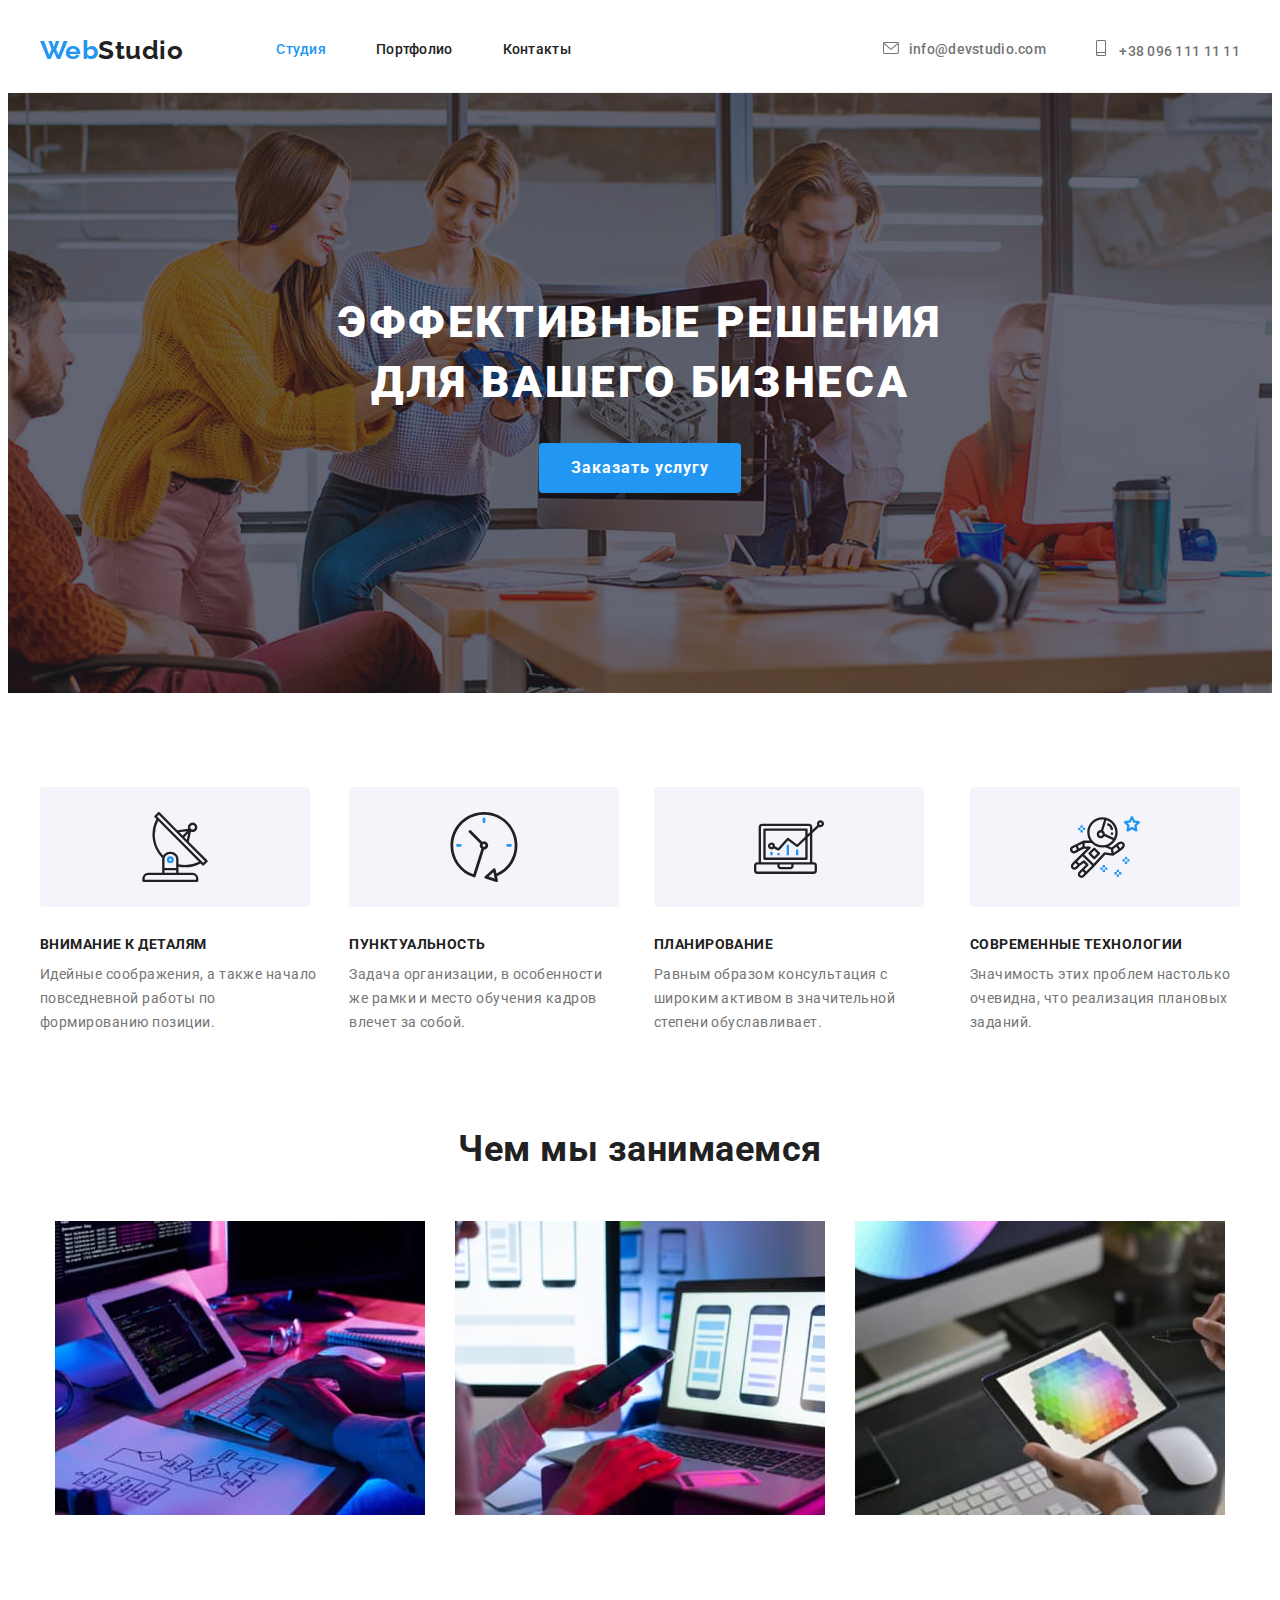
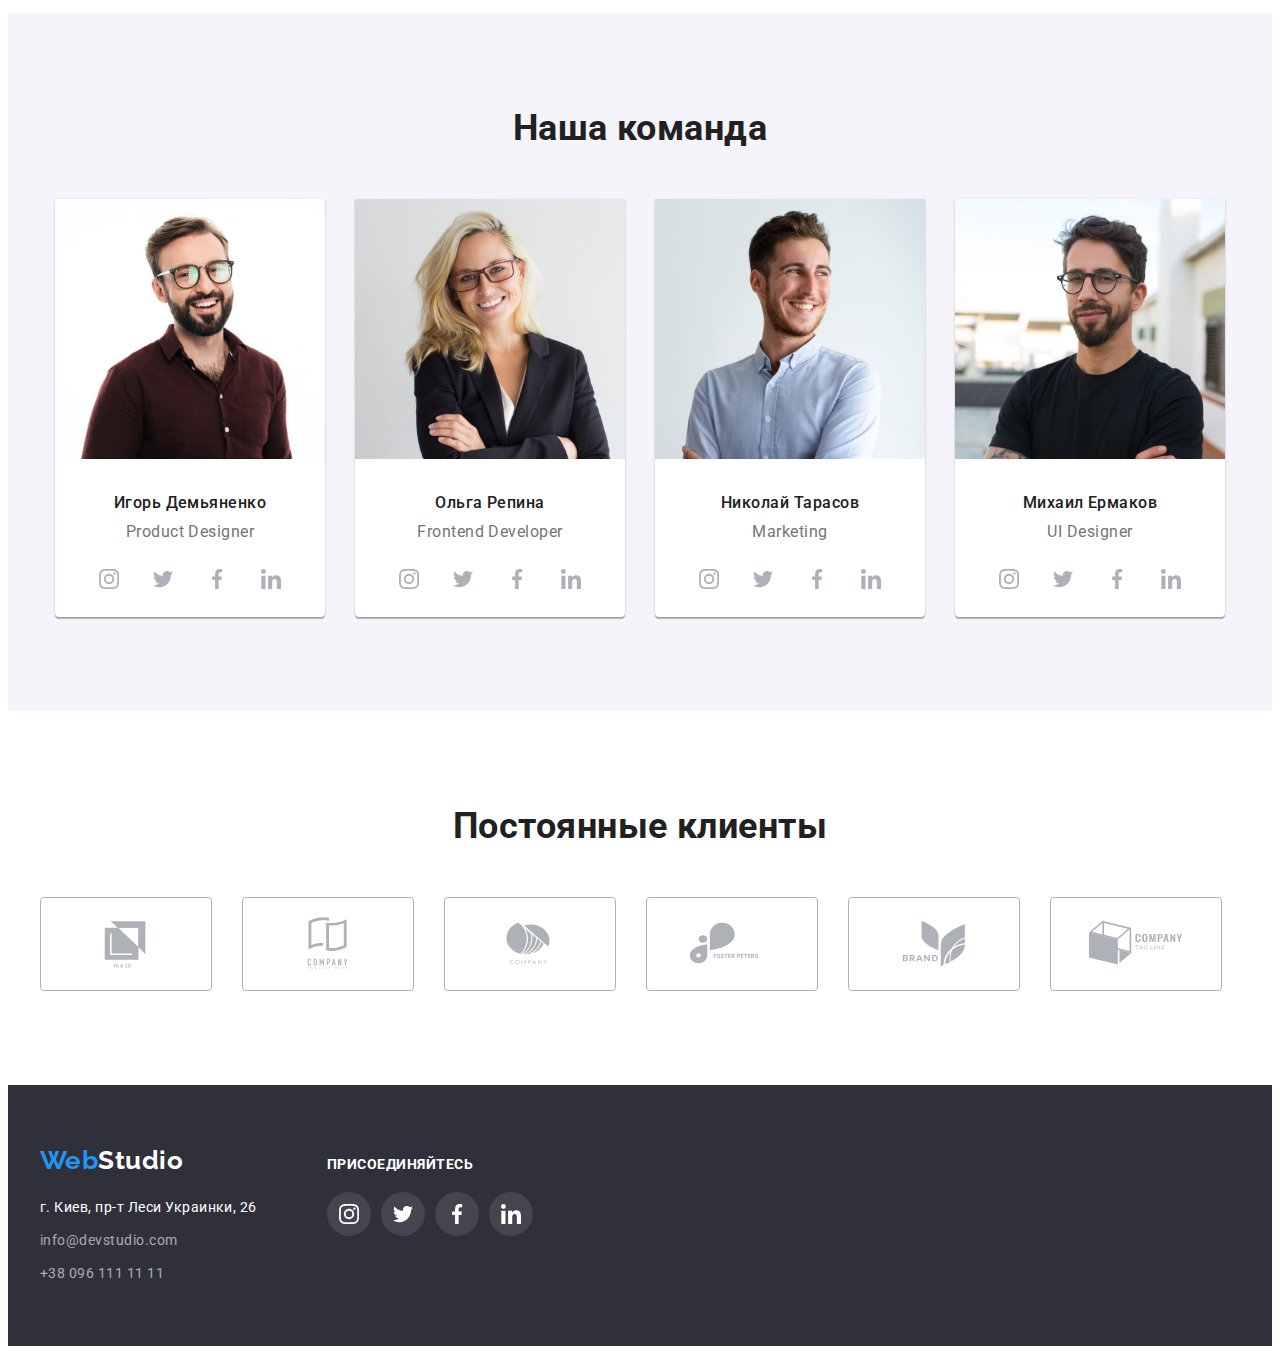
<file: index.html>
<!DOCTYPE html>
<html lang="ru">
  <head>
    <meta charset="UTF-8" />
    <meta http-equiv="X-UA-Compatible" content="IE=edge" />
    <meta name="viewport" content="width=device-width, initial-scale=1.0" />
    <title>Document</title>
    <link
      href="https://fonts.googleapis.com/css2?family=Raleway:wght@700&family=Roboto:wght@400;500;700;900&display=swap"
      rel="stylesheet"
    />
    <link
      rel="stylesheet"
      href="https://cdnjs.cloudflare.com/ajax/libs/modern-normalize/1.1.0/modern-normalize.min.css"
      integrity="sha512-wpPYUAdjBVSE4KJnH1VR1HeZfpl1ub8YT/NKx4PuQ5NmX2tKuGu6U/JRp5y+Y8XG2tV+wKQpNHVUX03MfMFn9Q=="
      crossorigin="anonymous"
      referrerpolicy="no-referrer"
    />
    <link rel="stylesheet" href="./styles/styles.css" />
  </head>
  <body>
    <!--Шапка сайта-->
    <header class="header container">
      <nav class="main-nav">
        <a href="./index.html" lang="en" class="logo link"><span class="accent">Web</span>Studio</a>
        <ul class="site-nav list">
          <li class="item"><a href="./index.html" class="nav-link current link">Студия</a></li>
          <li class="item"><a href="./portofolio.html" class="nav-link link">Портфолио</a></li>
          <li class="item"><a href="" class="nav-link link">Контакты</a></li>
        </ul>
      </nav>
      <ul class="contact-nav list">
        <li class="item">
          <a href="mailto:info@devstudio.com" class="contact-link link"
            ><svg class="header-pic" width="16" height="12">
              <use href="./images/symbol-defs.svg#envelope"></use></svg
            >info@devstudio.com</a
          >
        </li>
        <li class="item">
          <a href="tel:+380961111111" class="contact-link link">
            <svg class="header-pic" width="10" height="16">
              <use href="./images/symbol-defs.svg#smartphone"></use>
            </svg>

            +38 096 111 11 11</a
          >
        </li>
      </ul>
    </header>

    <!--Основная часть нашего сайта-->
    <main>
      <!-- Герой -->
      <section class="hero section">
        <div class="container">
          <h1 class="hero-title">Эффективные решения для вашего бизнеса</h1>
          <button type="button" class="hero-button">Заказать услугу</button>
        </div>
      </section>
      <!--Приемущества-->
      <section class="section">
        <div class="container">
          <h2 class="visually-hidden">Наши приемущества</h2>
          <ul class="advantage list">
            <li class="advantage-list">
              <div class="thumb">
                <svg class="advantage-thumb">
                  <use href="./images/symbol-defs.svg#antenna"></use>
                </svg>
              </div>
              <h3 class="section-title">Внимание к деталям</h3>
              <p class="text">
                Идейные соображения, а также начало повседневной работы по формированию позиции.
              </p>
            </li>
            <li class="advantage-list">
              <div class="thumb">
                <svg class="advantage-thumb">
                  <use href="./images/symbol-defs.svg#clock" width="70px" height="70px"></use>
                </svg>
              </div>
              <h3 class="section-title">Пунктуальность</h3>
              <p class="text">
                Задача организации, в особенности же рамки и место обучения кадров влечет за собой.
              </p>
            </li>
            <li class="advantage-list">
              <div class="thumb">
                <svg class="advantage-thumb">
                  <use href="./images/symbol-defs.svg#diagram" width="70px" height="70px"></use>
                </svg>
              </div>
              <h3 class="section-title">Планирование</h3>
              <p class="text">
                Равным образом консультация с широким активом в значительной степени обуславливает.
              </p>
            </li>
            <li class="advantage-list">
              <div class="thumb">
                <svg class="advantage-thumb">
                  <use href="./images/symbol-defs.svg#astronaut" width="70px" height="70px"></use>
                </svg>
              </div>
              <h3 class="section-title">Современные технологии</h3>
              <p class="text">
                Значимость этих проблем настолько очевидна, что реализация плановых заданий.
              </p>
            </li>
          </ul>
        </div>
      </section>
      <!--Чем мы занимаемся-->
      <section class="work-section">
        <div class="container">
          <h2 class="section-title">Чем мы занимаемся</h2>
          <ul class="work-list list">
            <li class="item">
              <img
                src="./images/close-up-image-programer-working-his-desk-office_1098-18707.jpg.jpg"
                alt="рабочий процес програмирования"
                width="370"
              />
            </li>
            <li class="item">
              <img
                src="./images/web-ui-designers-are-developing-application-smartphones-team-creators-is-working-interface-mobile-phones_8119-2713.jpg.jpg"
                alt="разработка для телефона"
                width="370"
              />
            </li>
            <li class="item">
              <img
                src="./images/creative-artist-web-design-with-working-colour-selection-graphic-tablet_35674-1119.jpg.jpg"
                alt="работа с подбором цвета"
                width="370"
              />
            </li>
          </ul>
        </div>
      </section>
      <!--Наша команда-->
      <section class="section team-section">
        <div class="container">
          <h2 class="section-title">Наша команда</h2>
          <ul class="team list">
            <li class="team-list">
              <img src="./images/demianenko.jpg" alt="Игорь Демьяненко" width="270" />
              <div class="item">
                <h3 class="section-title">Игорь Демьяненко</h3>
                <p lang="en" class="text">Product Designer</p>

                <ul class="social-list list">
                  <li class="social-item">
                    <a class="social-link" href="" target="_blank" rel="nooppener noreferrer">
                      <svg class="link">
                        <use href="./images/symbol-defs.svg#instagram"></use>
                      </svg>
                    </a>
                  </li>
                  <li class="social-item">
                    <a class="social-link" href="" target="_blank" rel="nooppener noreferrer">
                      <svg class="link">
                        <use href="./images/symbol-defs.svg#twitter"></use>
                      </svg>
                    </a>
                  </li>
                  <li class="social-item">
                    <a class="social-link" href="" target="_blank" rel="nooppener noreferrer">
                      <svg class="link">
                        <use href="./images/symbol-defs.svg#facebook"></use>
                      </svg>
                    </a>
                  </li>
                  <li class="social-item">
                    <a class="social-link" href="" target="_blank" rel="noopener noreferrer">
                      <svg class="link">
                        <use href="./images/symbol-defs.svg#linkedin"></use>
                      </svg>
                    </a>
                  </li>
                </ul>
              </div>
            </li>
            <li class="team-list">
              <img src="./images/repina.jpg" alt="Ольга Репина" width="270" />
              <div class="item">
                <h3 class="section-title">Ольга Репина</h3>
                <p lang="en" class="text">Frontend Developer</p>
                <ul class="social-list list">
                  <li class="social-item">
                    <a class="social-link" href="" target="_blank" rel="nooppener noreferrer">
                      <svg class="link">
                        <use href="./images/symbol-defs.svg#instagram"></use>
                      </svg>
                    </a>
                  </li>
                  <li class="social-item">
                    <a class="social-link" href="" target="_blank" rel="nooppener noreferrer">
                      <svg class="link">
                        <use href="./images/symbol-defs.svg#twitter"></use>
                      </svg>
                    </a>
                  </li>
                  <li class="social-item">
                    <a class="social-link" href="" target="_blank" rel="nooppener noreferrer">
                      <svg class="link">
                        <use href="./images/symbol-defs.svg#facebook"></use>
                      </svg>
                    </a>
                  </li>
                  <li class="social-item">
                    <a class="social-link" href="" target="_blank" rel="noopener noreferrer">
                      <svg class="link">
                        <use href="./images/symbol-defs.svg#linkedin"></use>
                      </svg>
                    </a>
                  </li>
                </ul>
              </div>
            </li>
            <li class="team-list">
              <img src="./images/tarasov.jpg" alt="Николай Тарасов" width="270" />
              <div class="item">
                <h3 class="section-title">Николай Тарасов</h3>
                <p lang="en" class="text">Marketing</p>

                <ul class="social-list list">
                  <li class="social-item">
                    <a class="social-link" href="" target="_blank" rel="nooppener noreferrer">
                      <svg class="link">
                        <use href="./images/symbol-defs.svg#instagram"></use>
                      </svg>
                    </a>
                  </li>
                  <li class="social-item">
                    <a class="social-link" href="" target="_blank" rel="nooppener noreferrer">
                      <svg class="link">
                        <use href="./images/symbol-defs.svg#twitter"></use>
                      </svg>
                    </a>
                  </li>
                  <li class="social-item">
                    <a class="social-link" href="" target="_blank" rel="nooppener noreferrer">
                      <svg class="link">
                        <use href="./images/symbol-defs.svg#facebook"></use>
                      </svg>
                    </a>
                  </li>
                  <li class="social-item">
                    <a class="social-link" href="" target="_blank" rel="noopener noreferrer">
                      <svg class="link">
                        <use href="./images/symbol-defs.svg#linkedin"></use>
                      </svg>
                    </a>
                  </li>
                </ul>
              </div>
            </li>
            <li class="team-list">
              <img src="./images/ermakov.jpg" alt="" width="270" />
              <div class="item">
                <h3 class="section-title">Михаил Ермаков</h3>
                <p lang="en" class="text">UI Designer</p>
                <ul class="social-list list">
                  <li class="social-item">
                    <a class="social-link" href="" target="_blank" rel="nooppener noreferrer">
                      <svg class="link">
                        <use href="./images/symbol-defs.svg#instagram"></use>
                      </svg>
                    </a>
                  </li>
                  <li class="social-item">
                    <a class="social-link" href="" target="_blank" rel="nooppener noreferrer">
                      <svg class="link">
                        <use href="./images/symbol-defs.svg#twitter"></use>
                      </svg>
                    </a>
                  </li>
                  <li class="social-item">
                    <a class="social-link" href="" target="_blank" rel="nooppener noreferrer">
                      <svg class="link">
                        <use href="./images/symbol-defs.svg#facebook"></use>
                      </svg>
                    </a>
                  </li>
                  <li class="social-item">
                    <a class="social-link" href="" target="_blank" rel="noopener noreferrer">
                      <svg class="link">
                        <use href="./images/symbol-defs.svg#linkedin"></use>
                      </svg>
                    </a>
                  </li>
                </ul>
              </div>
            </li>
          </ul>
        </div>
      </section>
      <!-- Постоянные клиенты -->
      <section class="section">
        <div class="container">
          <h2 class="section-title">Постоянные клиенты</h2>
          <ul class="clients-list list">
            <li class="clients-item">
              <a class="clients-link" href="" rel="noopener noreferrer" target="_blank">
                <svg class="clients-pic">
                  <use href="./images/symbol-defs.svg#logo1"></use>
                </svg>
              </a>
            </li>
            <li class="clients-item">
              <a class="clients-link" href="" rel="noopener noreferrer" target="_blank">
                <svg class="clients-pic">
                  <use href="./images/symbol-defs.svg#logo2"></use>
                </svg>
              </a>
            </li>
            <li class="clients-item">
              <a class="clients-link" href="" rel="noopener noreferrer" target="_blank">
                <svg class="clients-pic">
                  <use href="./images/symbol-defs.svg#logo3"></use>
                </svg>
              </a>
            </li>
            <li class="clients-item">
              <a class="clients-link" href="" rel="noopener noreferrer" target="_blank">
                <svg class="clients-pic">
                  <use href="./images/symbol-defs.svg#logo4"></use>
                </svg>
              </a>
            </li>
            <li class="clients-item">
              <a class="clients-link" href="" rel="noopener noreferrer" target="_blank">
                <svg class="clients-pic">
                  <use href="./images/symbol-defs.svg#logo5"></use>
                </svg>
              </a>
            </li>
            <li class="clients-item">
              <a class="clients-link" href="" rel="noopener noreferrer" target="_blank">
                <svg class="clients-pic">
                  <use href="./images/symbol-defs.svg#logo6"></use>
                </svg>
              </a>
            </li>
          </ul>
        </div>
      </section>
    </main>
    <!--Подвал-->
    <footer class="footer">
      <div class="footer-container container">
        <div>
          <a href="./index.html" lang="en" class="footer-logo logo link"
            ><span class="footer-accent">Web</span>Studio</a
          >
          <address class="address">
            <p class="text">г. Киев, пр-т Леси Украинки, 26</p>
            <ul class="address-list list">
              <li class="item">
                <a href="mailto:info@devstudio.com" class="address-contact text link"
                  >info@devstudio.com</a
                >
              </li>
              <li class="item">
                <a href="tel:+380961111111" class="address-contact text link">+38 096 111 11 11</a>
              </li>
            </ul>
          </address>
        </div>
        <div class="footer-content">
          <h2 class="footer-title">присоединяйтесь</h2>
          <ul class="footer-list list">
            <li class="footer-item">
              <a class="footer-link" href="" rel="noreferrer nopoener" target="_blank">
                <svg class="link">
                  <use href="./images/symbol-defs.svg#instagram"></use>
                </svg>
              </a>
            </li>
            <li class="footer-item">
              <a class="footer-link" href="" rel="noreferrer nopoener" target="_blank">
                <svg class="link">
                  <use href="./images/symbol-defs.svg#twitter"></use>
                </svg>
              </a>
            </li>
            <li class="footer-item">
              <a class="footer-link" href="" rel="noreferrer nopoener" target="_blank">
                <svg class="link">
                  <use href="./images/symbol-defs.svg#facebook"></use>
                </svg>
              </a>
            </li>
            <li class="footer-item">
              <a class="footer-link" href="" rel="noreferrer nopoener" target="_blank">
                <svg class="link">
                  <use href="./images/symbol-defs.svg#linkedin"></use>
                </svg>
              </a>
            </li>
          </ul>
        </div>
      </div>
    </footer>
  </body>
</html>
</file>
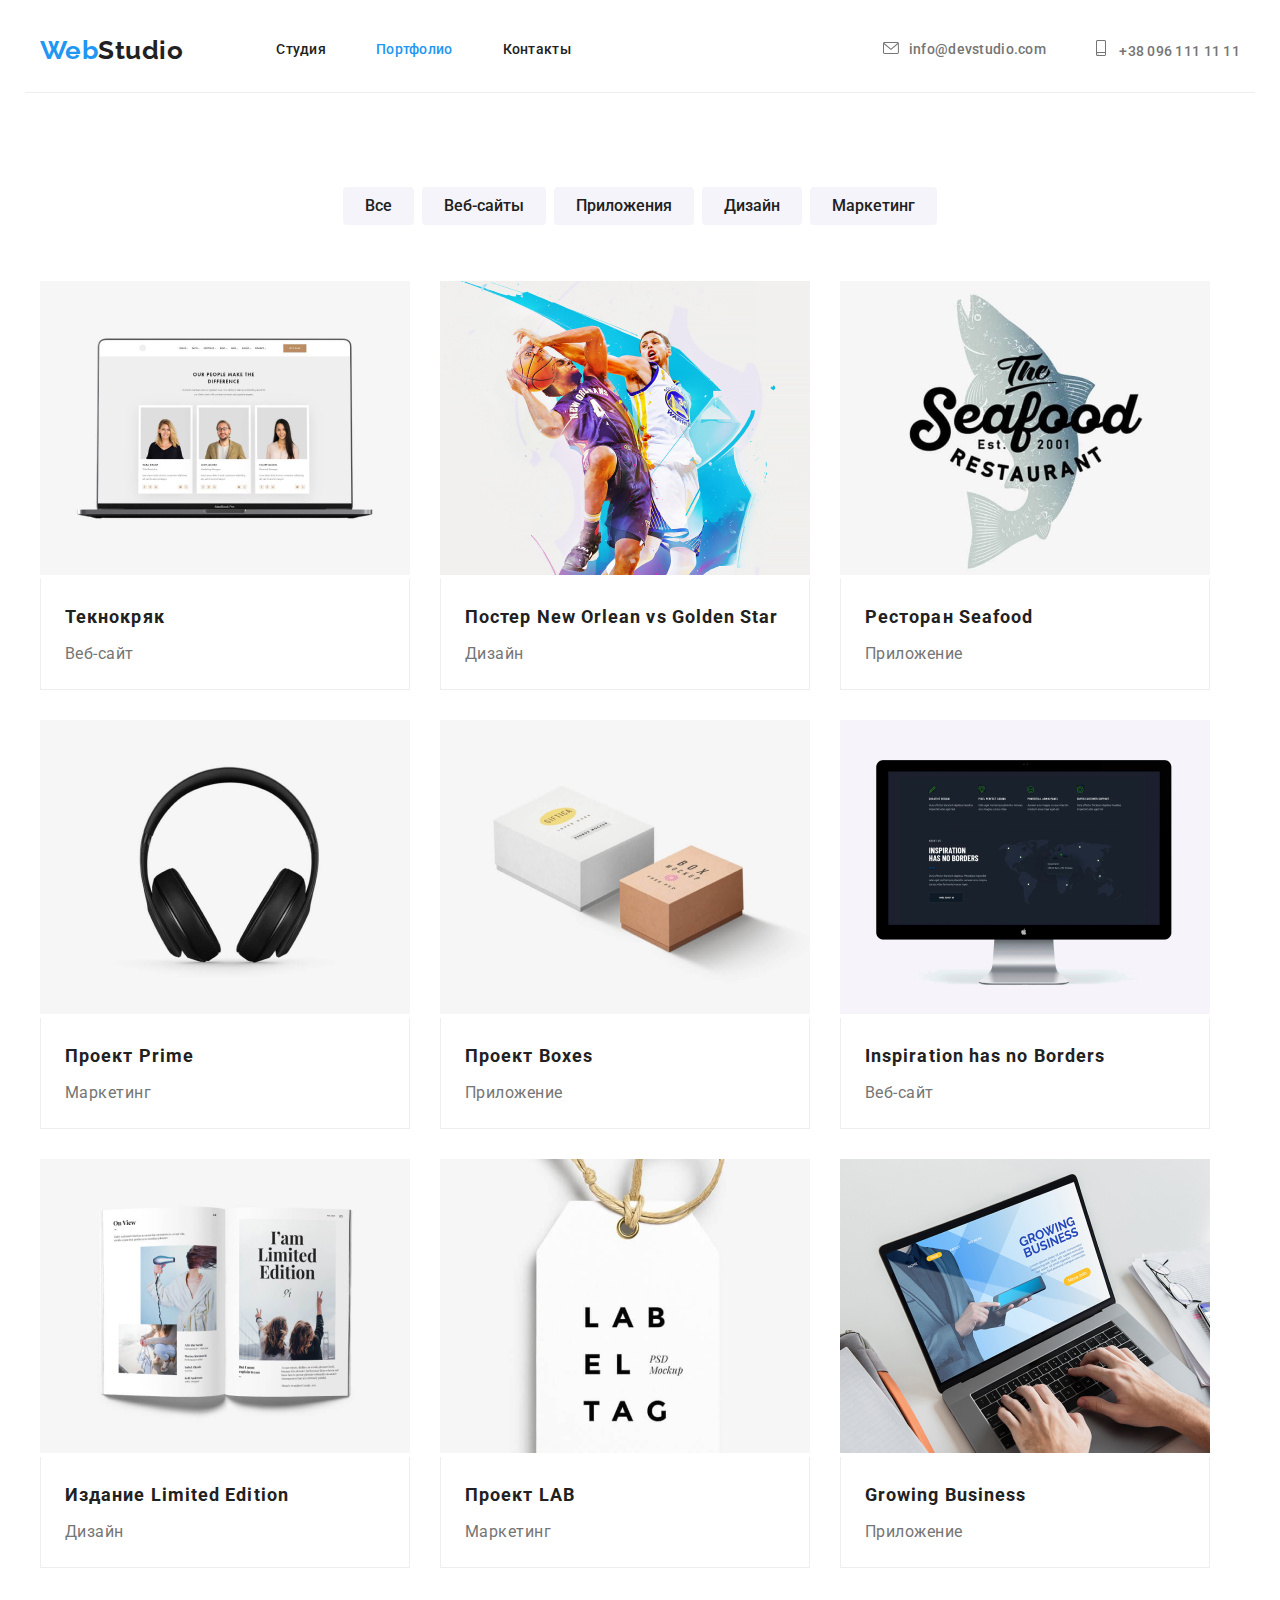
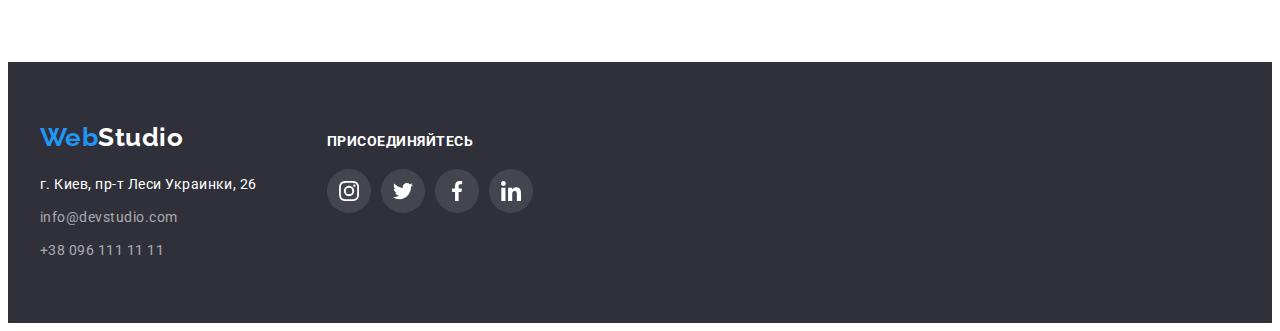
<file: portofolio.html>
<!DOCTYPE html>
<html lang="en">
  <head>
    <meta charset="UTF-8" />
    <meta http-equiv="X-UA-Compatible" content="IE=edge" />
    <meta name="viewport" content="width=device-width, initial-scale=1.0" />
    <title>Document</title>
    <link
      href="https://fonts.googleapis.com/css2?family=Raleway:wght@700&family=Roboto:wght@400;500;700;900&display=swap"
      rel="stylesheet"
    />
    <link
      rel="stylesheet"
      href="https://cdnjs.cloudflare.com/ajax/libs/modern-normalize/1.1.0/modern-normalize.min.css"
      integrity="sha512-wpPYUAdjBVSE4KJnH1VR1HeZfpl1ub8YT/NKx4PuQ5NmX2tKuGu6U/JRp5y+Y8XG2tV+wKQpNHVUX03MfMFn9Q=="
      crossorigin="anonymous"
      referrerpolicy="no-referrer"
    />
    <link rel="stylesheet" href="./styles/styles.css" />
  </head>
  <body>
    <!--шапка-->
    <header class="header container">
      <nav class="main-nav">
        <a href="./index.html" lang="en" class="logo link"><span class="accent">Web</span>Studio</a>
        <ul class="site-nav list">
          <li class="item"><a href="./index.html" class="nav-link link">Студия</a></li>
          <li class="item">
            <a href="./portofolio.html" class="nav-link current link">Портфолио</a>
          </li>
          <li class="item"><a href="" class="nav-link link">Контакты</a></li>
        </ul>
      </nav>
      <ul class="contact-nav list">
        <li class="item">
          <a href="mailto:info@devstudio.com" class="contact-link link"
            ><svg class="header-pic" width="16" height="12">
              <use href="./images/symbol-defs.svg#envelope"></use></svg
            >info@devstudio.com</a
          >
        </li>
        <li class="item">
          <a href="tel:+380961111111" class="contact-link link">
            <svg class="header-pic" width="10" height="16">
              <use href="./images/symbol-defs.svg#smartphone"></use>
            </svg>

            +38 096 111 11 11</a
          >
        </li>
      </ul>
    </header>

    <main>
      <section class="section">
        <div class="container">
          <h1 class="visually-hidden">Портфолио</h1>
          <ul class="portfolio-list list">
            <li class="item"><button type="button" class="portfolio-button">Все</button></li>
            <li class="item"><button type="button" class="portfolio-button">Веб-сайты</button></li>
            <li class="item"><button type="button" class="portfolio-button">Приложения</button></li>
            <li class="item"><button type="button" class="portfolio-button">Дизайн</button></li>
            <li class="item"><button type="button" class="portfolio-button">Маркетинг</button></li>
          </ul>

          <ul class="portfolio list">
            <li class="item">
              <a class="portfolio-link link" href="" rel="noopener noreferrer">
                <img
                  src="./images/notebook.jpg"
                  alt="ноутбук на котором карточки людей"
                  width="370"
                  height="294"
                />
                <div class="portfolio-item">
                  <h2 class="portfolio-title">Текнокряк</h2>
                  <p class="portfolio-text">Веб-сайт</p>
                </div>
              </a>
            </li>
            <li class="item">
              <a class="portfolio-link link" href="" rel="noopener noreferrer">
                <img
                  src="./images/posterneworlean.jpg"
                  alt="два баскетболиста борються за мяч"
                  width="370"
                  height="294"
                />
                <div class="portfolio-item">
                  <h2 class="portfolio-title">Постер New Orlean vs Golden Star</h2>
                  <p class="portfolio-text">Дизайн</p>
                </div>
              </a>
            </li>
            <li class="item">
              <a class="portfolio-link link" href="" rel="noopener noreferrer">
                <img
                  src="./images/seaafood.jpg"
                  alt="логотип ресторана seafood"
                  width="370"
                  height="294"
                />
                <div class="portfolio-item">
                  <h2 class="portfolio-title">Ресторан Seafood</h2>
                  <p class="portfolio-text">Приложение</p>
                </div>
              </a>
            </li>

            <li class="item">
              <a class="portfolio-link link" href="" rel="noopener noreferrer">
                <img src="./images/headphone.jpg" alt="наушники" width="370" height="294" />
                <div class="portfolio-item">
                  <h2 class="portfolio-title">Проект Prime</h2>
                  <p class="portfolio-text">Маркетинг</p>
                </div>
              </a>
            </li>
            <li class="item">
              <a class="portfolio-link link" href="" rel="noopener noreferrer">
                <img src="./images/boxes.jpg" alt="две коробки" width="370" height="294" />
                <div class="portfolio-item">
                  <h2 class="portfolio-title">Проект Boxes</h2>
                  <p class="portfolio-text">Приложение</p>
                </div>
              </a>
            </li>
            <li class="item">
              <a class="portfolio-link link" href="" rel="noopener noreferrer">
                <img src="./images/monitor.jpg" alt="монитор" width="370" height="294" />
                <div class="portfolio-item">
                  <h2 class="portfolio-title">Inspiration has no Borders</h2>
                  <p class="portfolio-text">Веб-сайт</p>
                </div>
              </a>
            </li>
            <li class="item">
              <a class="portfolio-link link" href="" rel="noopener noreferrer">
                <img
                  src="./images/limitededition.jpg"
                  alt="лимитирование издание"
                  width="370"
                  height="294"
                />
                <div class="portfolio-item">
                  <h2 class="portfolio-title">Издание Limited Edition</h2>
                  <p class="portfolio-text">Дизайн</p>
                </div>
              </a>
            </li>
            <li class="item">
              <a class="portfolio-link link" href="" rel="noopener noreferrer">
                <img src="./images/lab.jpg" alt="бирка" width="370" height="294" />
                <div class="portfolio-item">
                  <h2 class="portfolio-title">Проект LAB</h2>
                  <p class="portfolio-text">Маркетинг</p>
                </div>
              </a>
            </li>
            <li class="item">
              <a class="portfolio-link link" href="" rel="noopener noreferrer">
                <img
                  src="./images/growingbusines.jpg"
                  alt="работа на ноутбуке"
                  width="370"
                  height="294"
                />
                <div class="portfolio-item">
                  <h2 class="portfolio-title">Growing Business</h2>
                  <p class="portfolio-text">Приложение</p>
                </div>
              </a>
            </li>
          </ul>
        </div>
      </section>
    </main>

    <!--footer-->
    <footer class="footer">
      <div class="footer-container container">
        <div>
          <a href="./index.html" lang="en" class="footer-logo logo link"
            ><span class="footer-accent">Web</span>Studio</a
          >
          <address class="address">
            <p class="text">г. Киев, пр-т Леси Украинки, 26</p>
            <ul class="address-list list">
              <li class="item">
                <a href="mailto:info@devstudio.com" class="address-contact text link"
                  >info@devstudio.com</a
                >
              </li>
              <li class="item">
                <a href="tel:+380961111111" class="address-contact text link">+38 096 111 11 11</a>
              </li>
            </ul>
          </address>
        </div>
        <div class="footer-content">
          <h2 class="footer-title">присоединяйтесь</h2>
          <ul class="footer-list list">
            <li class="footer-item">
              <a class="footer-link" href="" rel="noreferrer nopoener" target="_blank">
                <svg class="link">
                  <use href="./images/symbol-defs.svg#instagram"></use>
                </svg>
              </a>
            </li>
            <li class="footer-item">
              <a class="footer-link" href="" rel="noreferrer nopoener" target="_blank">
                <svg class="link">
                  <use href="./images/symbol-defs.svg#twitter"></use>
                </svg>
              </a>
            </li>
            <li class="footer-item">
              <a class="footer-link" href="" rel="noreferrer nopoener" target="_blank">
                <svg class="link">
                  <use href="./images/symbol-defs.svg#facebook"></use>
                </svg>
              </a>
            </li>
            <li class="footer-item">
              <a class="footer-link" href="" rel="noreferrer nopoener" target="_blank">
                <svg class="link">
                  <use href="./images/symbol-defs.svg#linkedin"></use>
                </svg>
              </a>
            </li>
          </ul>
        </div>
      </div>
    </footer>
  </body>
</html>
</file>
<file: styles/styles.css>
/* голубой цвет #2196F3; */
/* черный цвет #212121*/
/* серый цвет #757575*/
/* белый цвет #FFFFFF*/

:root{
    --title-text-color: #212121;
    --primary-text-color: #757575;
    --accent-color: #2196F3;
    --white-color: #FFFFFF;
    --basic-background-color: #2F303A;
    --secondary-background-color: #F5F4FA;
    --secondary-text-color:rgba(255, 255, 255, 0.6);
    --border-color: #EEEEEE;
    --link-logo-color: #AFB1B8;
}

body{
    color:var(--primary-text-color);
    background-color: var(--white-color);
    font-family: Roboto, sans-serif;
    letter-spacing: 0.03em;
}
/* скрываем заголовки */
.visually-hidden {
    position: absolute;
    width: 1px;
    height: 1px;
    margin: -1px;
    border: 0;
    padding: 0;

    white-space: nowrap;
    clip-path: inset(100%);
    clip: rect(0 0 0 0);
    overflow: hidden;
}
 /*Убирает подчеркивание с ссылок*/
.link{
    text-decoration: none;

}
/*Убираем точку в списке*/
.list{
    list-style: none;
    margin-top: 0;
    margin-bottom: 0;
    padding-left: 0;
}

.container{
    width: 1200px;
    margin: 0 auto;
    padding: 0 15px;
}
/* Шапка сайта*/

.header{
    display: flex;
    align-items: center;
    justify-content: space-between;
    border-bottom: 1px solid var(--border-color) ;
}
.main-nav{
    display: flex;
    align-items: center;
}

.logo {
    margin-right: 93px;
    color:var(--title-text-color);
    font-family: Raleway;
        font-weight: 700;
        font-size: 26px;
        line-height: 1.19;
}
.logo .accent{
    color:var(--accent-color);
}

/* навигация на другие страницы*/
.site-nav{
    display: flex;
}

.contact-nav{
    display: flex;
    align-items: center;
}

.site-nav .nav-link,
.contact-nav .contact-link{
    display: block;
    padding-top: 32px;
    padding-bottom: 32px;
    color:var(--title-text-color);
        font-weight: 500;
        font-size: 14px;
        line-height: 1.14;
        letter-spacing: 0.02em;
}
.site-nav .item:not(:last-child),
.contact-nav .item:not(:last-child){
    margin-right: 50px;
}

.site-nav .nav-link:focus,
.nav-link:hover {
    color:var(--accent-color);
}

.site-nav .nav-link.current{
    color: var(--accent-color);
}

/*связаться*/
.contact-nav .contact-link{
    color:var(--primary-text-color);
}

.contact-nav .contact-link:hover,
.contact-link:focus{
    color:var(--accent-color);
}

.section{
    padding-top: 94px;
    padding-bottom: 94px;
}

.header-pic{
    margin-right: 10px;
    fill: currentColor;
}

/* main */
/*Hero*/
.hero{
     max-width: 1600px;
    margin-left: auto;
    margin-right: auto;
    background-color:var(--basic-background-color);
    background-image:linear-gradient(to right, rgba(47, 48, 58, 0.4), rgba(47, 48, 58, 0.4)), url(../images/hero.jpg);
    background-repeat: no-repeat;
    background-position: center;
    background-size: cover;
   
    text-align: center;
    padding-top: 200px;
    padding-bottom: 200px;
}
.hero-title{
    width: 694px;
    margin-top: 0;
    margin-bottom: 30px;
    margin-left: auto;
    margin-right: auto;

    color: var(--white-color);
    font-weight: 900;
    font-size: 44px;
    line-height: 1.36;
    text-align: center;
    letter-spacing: 0.06em;
    text-transform: uppercase;
}
.hero-button{
    display: inline-block;
    padding: 10px 32px;
    border-radius: 4px;
    border: 0;
    min-width: 136px;
    cursor: pointer;
    background-color: var(--accent-color);
    color:var(--white-color);
    font-family: inherit;
    font-weight: 700;
    font-size: 16px;
    line-height: 1.88;
    letter-spacing: 0.06em;
}

.hero-button:hover, .hero-button:focus{
    text-decoration: underline;
}

/* Цвет заголовков*/
.section-title{
    margin-top: 0;
    margin-bottom: 50px;
    color:var(--title-text-color);
    font-weight: 700;
    font-size: 36px;
    line-height: 1.17;
    text-align: center;
}

/*приемущества*/
.advantage{
    display: flex;
}
.advantage .advantage-list:not(:last-child){
    margin-right: 30px;
}

.advantage-list .thumb{
    display: flex;
    justify-content: center;
    align-items: center;
    width: 270px;
    height: 120px;
    border-radius: 4px;
    margin-bottom: 30px;
    background-color: var(--secondary-background-color);
    
}

.advantage-thumb{
    width: 70px;
    height: 70px;
    fill: currentColor;
}

.advantage-list .section-title{
    margin-bottom: 10px;
    color: var(--title-text-color);
    font-weight: 700;
    font-size: 14px;
    line-height: 1.14;
    text-transform: uppercase;
    text-align: start;
}
.advantage-list .text{
    margin-top: 0;
    margin-bottom: 0;
    font-size: 14px;
    line-height: 1.71;
}
/* Чем мы занимаемся */
.work-section{
    padding-bottom: 94px;
}
.work-list{
    display: flex;
    justify-content: center;
}
.work-list .item:not(:last-child){
    margin-right: 30px;
}

/*Team*/
.team-section{
    background-color: var(--secondary-background-color);
    font-size: 16px;
    line-height: 1.19;
    text-align: center;
}
.team{
    display: flex;
    justify-content: center;
}
.team .team-list:not(:last-child){
    margin-right: 30px;
}

.team .team-list{
    background-color: var(--white-color);
    box-shadow: 0px 1px 3px rgba(0, 0, 0, 0.12), 0px 1px 1px rgba(0, 0, 0, 0.14), 0px 2px 1px rgba(0, 0, 0, 0.2);
    border-radius: 0px 0px 4px 4px;
}

.team-list .item{
    padding-top: 30px;
    padding-bottom: 16px;
}

.team-list .section-title{
    margin-bottom: 10px;
    font-weight: 500;
    font-size: 16px;
    line-height: 1.19;
}
.team-list .text{
    margin-top: 0;
    margin-bottom: 16px;
}

/* Список соц. сетей */
.social-list{
    display: flex;
    justify-content: center;
}
.social-list .social-item:not(:last-child){
    margin-right: 10px;
}

.social-link, .footer-link{
    display: flex;
    padding: 0;
    width: 44px;
    height: 44px;
    align-items: center;
    justify-content: center;
    border-radius: 50%;
    color: var(--link-logo-color);
    
}

.social-link .link, .footer-link .link{
    width: 20px;
    height: 20px;
    padding: 0;
    fill: currentColor;
}
.social-list .social-link:hover,
.social-list .social-link:focus{
    color: var(--white-color);
    background-color: var(--accent-color);
}

/* Наши клиенты */

.clients-list{
    display: flex;
}


.clients-item:not(:last-child) {
    margin-right: 30px;
}

.clients-link{
    display: flex;
    width: 170px;
    height: 92px;
    border-radius: 4px;
    justify-content: center;
    align-items: center;
    padding: 0;
    border: 1px solid #AFB1B8;
    color: var(--link-logo-color);
}

.clients-item .clients-pic{
    width: 106px;
    height: 60px; 
    padding: 0;
    fill: currentColor;
}

.clients-link:hover,
.clients-link:focus{
    color: var(--accent-color);
    border-color: var(--accent-color);
}

/*footer*/
.footer{
    padding-top: 60px;
    padding-bottom: 60px;
    background-color:var(--basic-background-color);
}
.footer-container{
    display: flex;
    align-items: baseline;
}

.footer-logo{
    display: inline-block;
    margin-bottom: 20px;
    margin-right: 0;
    color:var(--white-color);
}
.footer-logo .footer-accent{
    color:var(--accent-color)
}
.address-list .item{
    margin-top: 9px;
}

.address .text{
    display: inline-block;
    margin-top: 0;
    margin-bottom: 0;
    font-style: normal;
    font-size: 14px;
    line-height: 1.71;
    color: var(--white-color);
}

.footer .address-contact.text{
    color:var(--secondary-text-color);
}

.footer-content{
    margin-left: 70px;
    color: var(--white-color);
}

.footer-title{
    margin-top: 0;
    margin-bottom: 0;
    text-transform: uppercase;
    font-family: Roboto;
    font-weight: 700;
    font-size: 14px;
}

.footer-list{
    display: flex;
    margin-top: 20px;
} 

.footer-link{
    color: var(--white-color);
    background-color: rgba(255, 255, 255, 0.1);
}

.footer-list .footer-item:not(:last-child){
    margin-right: 10px;
}


.footer-list .footer-link:hover,
.footer-list .footer-link:focus{
    background-color: var(--accent-color);
}

/* PORTFOLIO */

.portfolio-list{
    display: flex;
    justify-content: center;
    margin-bottom: 56px;
}
.portfolio-list .item:not(:last-child){
    margin-right: 8px;
}

/*Дизайн кнопок на портфолио*/
.section .portfolio-button{
    display: inline-block;
    border-radius: 4px;
    padding: 6px 22px;
    border: 0;
    cursor: pointer;
    color:var(--title-text-color);
    background-color:var(--secondary-background-color);
    font-family: inherit;
    font-weight: 500;
    font-size: 16px;
    line-height: 1.62;
    text-align: center;
}

.section .portfolio-button:hover,
.portfolio-button:focus{
    color: var(--white-color);
    background-color:var(--accent-color);
    box-shadow: 0px 3px 1px rgba(0, 0, 0, 0.1), 0px 1px 2px rgba(0, 0, 0, 0.08), 0px 2px 2px rgba(0, 0, 0, 0.12);
}

.portfolio{
    display: flex;
    flex-wrap: wrap;
    width: 370;
}

.portfolio .item:not(:nth-of-type(3n)){
    margin-right: 30px;
}
.portfolio .item:not(:nth-last-child(-n + 3)){
    margin-bottom: 30px;
}
  
.portfolio-item {
    padding-top: 20px;
    padding-bottom: 20px;
    padding-right: 24px;
    padding-left: 24px;
    border-left: 1px solid var(--border-color);
    border-right: 1px solid var(--border-color);
    border-bottom: 1px solid var(--border-color);
}

.portfolio-title{
    margin-top: 0;
    margin-bottom: 4px;
    color: var(--title-text-color);
    font-weight: 700;
    font-size: 18px;
    line-height: 2.0;
    letter-spacing: 0.06em;
}

.portfolio-link{
    display: inline-block;
}

.portfolio-link:hover,
.portfolio-link:focus{
    box-shadow: 0px 1px 1px rgba(0, 0, 0, 0.12), 0px 4px 4px rgba(0, 0, 0, 0.06), 1px 4px 6px rgba(0, 0, 0, 0.16);
}

.portfolio-text{
    margin-top: 0;
    margin-bottom: 0;
    line-height: 1.88;
    color: var(--primary-text-color);
}
</file>
